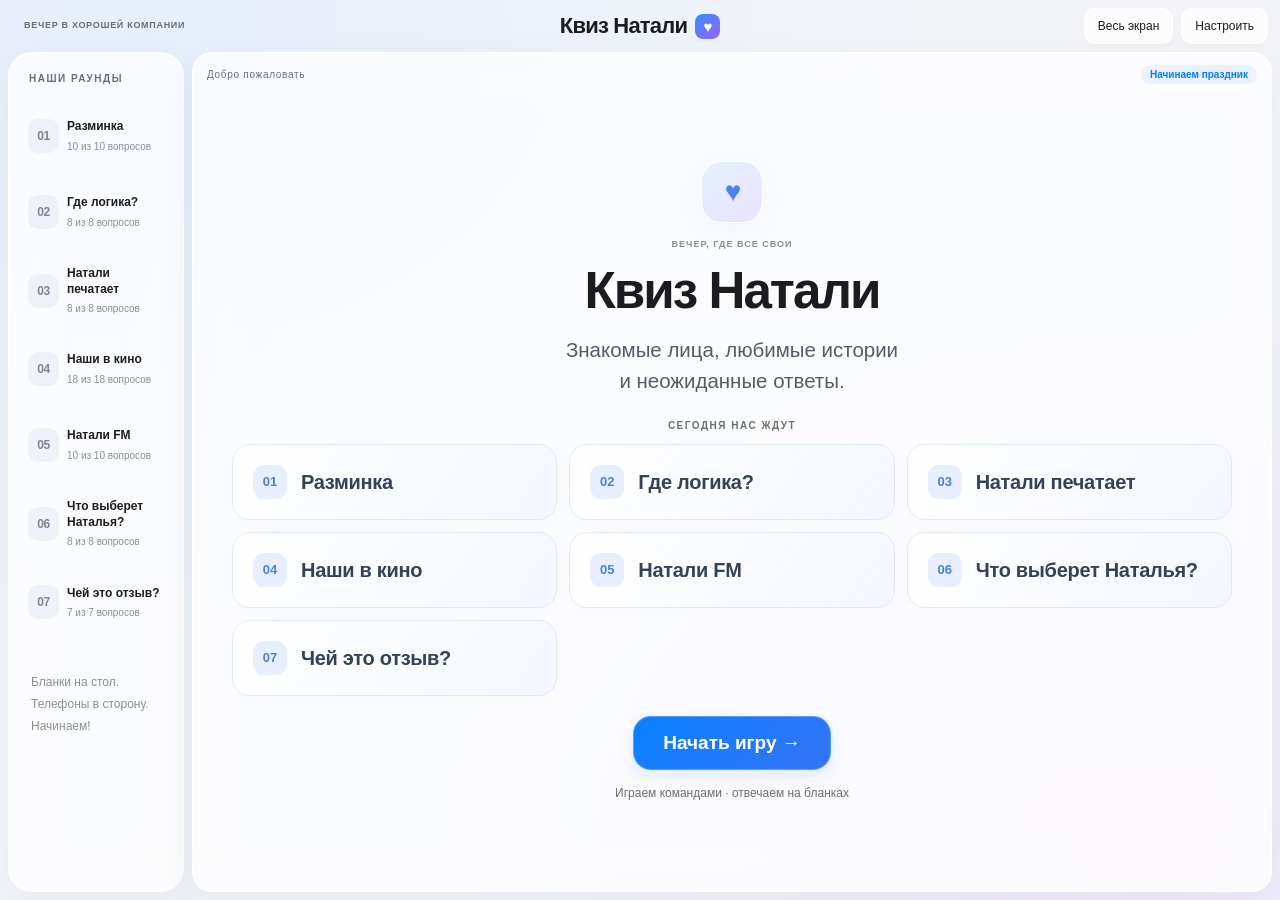
<file: web/index.html>
<!doctype html><html lang="ru"><head><meta charset="utf-8"><meta name="viewport" content="width=device-width,initial-scale=1"><title>Квиз Натали</title><link rel="stylesheet" href="style.css"></head><body>
<header><div class="brand">ВЕЧЕР В ХОРОШЕЙ КОМПАНИИ</div><h1>Квиз Натали<span>♥</span></h1><div class="tools"><button id="home">На главную</button><button id="focus" title="Максимальная площадь изображения для проектора">Весь экран</button><button id="settings">Настроить</button></div></header>
<div class="layout"><aside class="rounds"><p class="eyebrow">НАШИ РАУНДЫ</p><nav id="roundnav"></nav><div class="side-note">Бланки на стол.<br>Телефоны в сторону.<br>Начинаем!</div></aside><main><div class="status"><span id="roundlabel"></span><span id="phasebadge"></span></div><section id="stage" aria-live="polite"></section><footer><button id="back">← Назад</button><div class="footer-meta"><span id="counter"></span><div id="footer-timer"></div><button id="review" class="review-link">Разбор ответов</button><select id="reviewjump" aria-label="Вопрос для разбора" hidden></select></div><button class="primary" id="next">Начать раунд →</button></footer></main></div>
<dialog id="editor"><div class="dialog-head"><div><span class="eyebrow">ПОДГОТОВКА ВЕЧЕРА</span><h2>Материалы и вопросы</h2></div><button id="closeeditor">Закрыть ×</button></div><p class="muted">Настройки видны на общем экране. Откройте их до начала показа. Изменения сохраняются в этом браузере.</p><div class="edit-toolbar"><button id="export">Скачать настройки</button><label class="filebtn">Загрузить настройки<input type="file" id="import" accept="application/json"></label><button id="restart">На главную раунда</button></div><select id="editround" aria-label="Выберите раунд"></select><div id="editlist"></div><p class="muted">Аудио загружается отдельно и хранится на этом устройстве. Настройки JSON не включают аудиофайлы.</p></dialog>
<script src="data.js"></script><script src="app.js"></script></body></html>
</file>
<file: web/style.css>
:root{color-scheme:light;--ink:#1c1c1e;--muted:#6b6d76;--accent:#087bff;--line:rgba(30,45,75,.08);--glass:rgba(255,255,255,.72);--shadow:0 12px 42px rgba(40,60,100,.055),inset 0 1px 0 #fff;--font:-apple-system,BlinkMacSystemFont,"Segoe UI",Arial,sans-serif}*{box-sizing:border-box}body{margin:0;color:var(--ink);font-family:var(--font);-webkit-font-smoothing:antialiased;background:radial-gradient(ellipse at 12% 4%,#dceaff88,transparent 48%),radial-gradient(ellipse at 90% 95%,#ece0ff88,transparent 45%),#f2f4f8;min-height:100dvh}button,input,select,textarea{font:inherit}button,.filebtn{border:1px solid rgba(255,255,255,.85);border-radius:13px;padding:12px 17px;background:rgba(255,255,255,.75);color:var(--ink);cursor:pointer;box-shadow:0 2px 8px #24365b07;transition:background .18s,box-shadow .18s,transform .18s}button:hover,.filebtn:hover{background:#fff;box-shadow:0 4px 12px #24365b15}button:active{transform:scale(.98)}button:focus-visible,select:focus-visible,input:focus-visible,textarea:focus-visible{outline:3px solid #087bff77;outline-offset:3px}button:disabled{opacity:.4;cursor:default}header{height:80px;margin:0 20px;position:relative;display:flex;align-items:center;justify-content:center}h1{font-size:25px;letter-spacing:-.8px;font-weight:650;margin:0}h1 span{display:inline-grid;place-items:center;margin-left:8px;width:25px;height:25px;font-size:15px;color:#fff;border-radius:8px;background:linear-gradient(145deg,#338dff,#9864fc);vertical-align:middle}.brand{position:absolute;left:12px;font-size:11px;letter-spacing:.7px;font-weight:600;color:var(--muted);max-width:200px;line-height:1.5}.tools{position:absolute;right:0;display:flex;gap:8px}.tools button{font-size:12px;padding:10px 13px;border-radius:11px}.layout{display:grid;grid-template-columns:212px minmax(0,1fr) 184px;gap:14px;padding:0 20px 20px;height:calc(100dvh - 80px);min-height:610px}aside,main{background:var(--glass);border:1px solid #ffffffdb;border-radius:24px;box-shadow:var(--shadow);backdrop-filter:blur(24px) saturate(1.3);-webkit-backdrop-filter:blur(24px) saturate(1.3)}aside{padding:25px 15px;overflow:auto;scrollbar-width:thin}.eyebrow{font-size:10px;letter-spacing:1.5px;font-weight:650;color:var(--muted);margin:0 0 18px}.rounds>.eyebrow,.answers>.eyebrow{padding:0 10px}nav{display:flex;flex-direction:column;gap:8px}nav button{display:flex;align-items:center;gap:11px;text-align:left;padding:13px 10px;min-height:68px;background:transparent;border:1px solid transparent;box-shadow:none;border-radius:16px}nav button:hover{background:#ffffffb8;box-shadow:none}nav button.active{background:#fff;box-shadow:0 4px 16px #365b9e0d;border-color:#e1e9f6}nav .num{display:grid;place-items:center;flex-shrink:0;width:31px;height:34px;font-size:12px;font-weight:650;letter-spacing:-.4px;color:#7d8593;background:#e9edf4a6;border-radius:10px}nav .active .num{background:linear-gradient(145deg,#2086ff,#5276fb);color:white;box-shadow:0 3px 10px #087bff33}nav .name{font-size:13px;font-weight:550;line-height:1.3}nav small{display:block;font-size:10px;font-weight:400;color:#8a8d96;margin-top:5px}.side-note{font-size:12px;line-height:1.8;color:#8a8d96;margin:36px 12px 0}.muted{font-size:12px;line-height:1.65;color:var(--muted)}main{padding:22px 28px 18px;display:flex;flex-direction:column;min-width:0;overflow:auto;scrollbar-width:thin}.status{display:flex;align-items:center;justify-content:space-between;gap:12px;flex-shrink:0;font-size:10px;letter-spacing:.7px;color:var(--muted)}#phasebadge{padding:6px 10px;border-radius:20px;background:#eaf2ff;color:#087bff;font-weight:600;letter-spacing:0}#stage{flex:1;min-height:0;display:flex;flex-direction:column;align-items:center;justify-content:center;padding:20px 0;text-align:center;gap:0}#stage>.eyebrow{margin:0 0 16px;color:#8a8d96;font-size:10px}.hero-number{display:grid;place-items:center;width:88px;height:88px;background:linear-gradient(145deg,#e3f0ff,#eae3ff);border:1px solid #fff;border-radius:27px;color:#4982ee;font-size:36px;font-weight:600;letter-spacing:-2px;box-shadow:0 8px 28px #5484df10;margin:0 0 26px}#stage .hero-number+.eyebrow{font-size:9px;letter-spacing:1px;color:#8a8d96}h2{font:650 clamp(28px,3vw,43px)/1.18 var(--font);letter-spacing:-1.2px;margin:0 0 20px}.intro{max-width:650px;font-size:clamp(17px,1.55vw,23px);line-height:1.55;color:#565b66;margin:0 0 22px}.pill{display:inline-block;border:1px solid #dce8fb;background:#eef5ff;color:#4f79b3;border-radius:30px;padding:9px 15px;font-size:11px}.question{font-size:clamp(23px,2.15vw,32px);font-weight:600;letter-spacing:-.6px;line-height:1.3;max-width:900px;margin:0 0 22px;white-space:normal}.chat-context{width:100%;max-width:800px;text-align:left;background:linear-gradient(130deg,#f2f7ff,#f5f2fc);border:1px solid #e8edf6;border-radius:19px;padding:18px 22px;margin:0 0 20px;color:#3d4555;font-size:clamp(19px,1.65vw,25px);line-height:1.45;letter-spacing:-.25px}.chat-context p{margin:0 0 10px}.chat-context p:last-child{margin:0}.chat-prompt{font-size:clamp(22px,1.9vw,29px);margin-bottom:18px}.choices{width:100%;display:grid;grid-template-columns:1fr 1fr;gap:12px;margin:0}.choice{display:flex;align-items:center;gap:13px;min-height:82px;padding:17px 18px;border:1px solid #e6ebf3;border-radius:17px;background:#ffffffdc;text-align:left;font-size:clamp(18px,1.45vw,23px);line-height:1.35;letter-spacing:-.25px;box-shadow:0 3px 12px #445e8d03}.choice b{flex-shrink:0;display:grid;place-items:center;width:33px;height:33px;font-size:14px;font-weight:600;border-radius:11px;background:#f0f3f8;color:#7d8797}.choice.correct{background:#e9f8f0;border-color:#6fc898;box-shadow:0 0 0 1px #6fc898}.choice.correct b{background:#20a66a;color:#fff}.media{display:block;width:auto;height:auto;max-width:100%;max-height:calc(100dvh - 310px);object-fit:contain;border-radius:17px;background:transparent;box-shadow:0 6px 20px #1a32500d}.timer{display:inline-flex;align-items:center;gap:8px;flex-shrink:0;background:#eff4fc;color:#66758e;font-size:12px;font-variant-numeric:tabular-nums;margin-top:16px;padding:10px 16px;border:1px solid #e3eaf7;border-radius:25px;box-shadow:none}.primary,.reveal{color:#fff;background:linear-gradient(135deg,#0981ff,#3473f6);border-color:#ffffff42;box-shadow:0 5px 15px #087bff24}.primary:hover,.reveal:hover{color:#fff;background:#0875ef;box-shadow:0 5px 15px #087bff35}.reveal{font-size:15px;padding:14px 23px;margin-top:18px;border-radius:15px}.answerbox{width:100%;background:linear-gradient(120deg,#ebf8f0,#eff7ff);border:1px solid #d6e9de;border-radius:16px;padding:16px 22px;margin-top:16px}.answerbox strong{display:block;font-size:24px;font-weight:600;letter-spacing:-.4px;color:#16864f}.answerbox p{font-size:16px;line-height:1.45;color:#52675a;white-space:pre-line;margin:9px 0 0}.switch{display:flex;gap:7px;margin-top:12px;background:#e7ebf3b0;padding:4px;border-radius:13px}.switch button{font-size:11px;padding:8px 14px;border:0;border-radius:9px}.live-select{display:flex;align-items:center;gap:9px;margin-top:13px;font-size:12px;color:var(--muted)}.live-select button{padding:8px 14px;border-radius:10px;font-size:13px}footer{flex-shrink:0;display:flex;align-items:center;justify-content:space-between;gap:12px;padding-top:16px;border-top:1px solid var(--line);min-height:61px}footer button{font-size:13px;padding:12px 17px}#back{background:#eef1f6;color:#656d7c;border-color:transparent;box-shadow:none}#counter{font-size:12px;font-weight:550;color:#9a9eaa;font-variant-numeric:tabular-nums}#answergrid{display:grid;grid-template-columns:repeat(4,1fr);gap:7px;margin:22px 0}#answergrid button{display:grid;place-items:center;font-size:12px;padding:0;height:33px;border-radius:10px;border:1px solid #e5eaf3;box-shadow:none;background:#ffffffad}#answergrid button.active{color:#fff;background:#087bff;border-color:transparent;box-shadow:0 3px 8px #087bff22}.outline{width:100%;font-size:11px;padding:12px 5px;border-color:#dce7fa;background:#edf4ff;color:#4272b4;box-shadow:none}.keys{font-size:10px;line-height:2.2;color:#9a9eaa;margin:32px 8px 0}.keys b{font-weight:500;color:#697080}.answers>.muted{padding:0 8px}.hint{font-size:12px;line-height:1.6;color:var(--muted);margin:14px 0 0}.notice{background:#eff4fc;border:1px solid #e0e9f7;border-radius:15px;padding:17px;font-size:13px;line-height:1.6;margin-top:15px;color:#5c6c85}.musicdisc{display:grid;place-items:center;width:155px;height:155px;margin:18px;border-radius:50%;background:repeating-radial-gradient(#343e53 0,#343e53 2px,#4c5872 3px,#2e374b 4px);box-shadow:0 12px 30px #22314822}.musicdisc span{display:grid;place-items:center;width:65px;height:65px;background:linear-gradient(140deg,#2488ff,#9c73ff);color:#fff;font-size:28px;border-radius:50%;border:10px solid #ffffff22}audio{width:min(450px,100%)}dialog{background:#f7f9fdeb;backdrop-filter:blur(35px);-webkit-backdrop-filter:blur(35px);border:1px solid #fff;border-radius:25px;width:min(1000px,94vw);max-height:90dvh;padding:28px;box-shadow:0 25px 100px #1f365044;color:var(--ink)}dialog::backdrop{background:#1e345344;backdrop-filter:blur(6px)}.dialog-head{display:flex;align-items:center;justify-content:space-between;gap:10px}.dialog-head h2{font-size:28px;margin:8px 0}.dialog-head .eyebrow{margin:0}.edit-toolbar{display:flex;flex-wrap:wrap;gap:8px;margin:20px 0}.filebtn input{display:none}.filebtn{font-size:13px;display:inline-flex;align-items:center}.edit-toolbar button{font-size:13px}select{width:100%;padding:13px;border:1px solid #dce4f0;border-radius:12px;background:#fff;color:var(--ink)}.editcard{padding:20px 0;border-bottom:1px solid #e1e7f0}.editcard h3{font-size:16px;font-weight:600;margin:8px 0}.editcard label{display:block;font-size:12px;color:var(--muted);margin:12px 0}.editcard .fields{display:grid;grid-template-columns:1fr 1fr;gap:15px}textarea,input[type=text]{display:block;width:100%;border:1px solid #dce4f0;border-radius:12px;background:#fff;color:var(--ink);padding:12px;font-size:15px;line-height:1.5;margin-top:6px}textarea{min-height:86px;resize:vertical}body[data-phase=review] .media{max-height:calc(100dvh - 410px)}body[data-phase=review] .question{font-size:25px;margin-bottom:16px}body[data-phase=review] .chat-context{font-size:19px;padding:14px 18px;margin-bottom:14px}body[data-phase=review] .choices .choice{font-size:18px;padding:13px 15px;min-height:66px}body[data-phase=review] .answerbox strong{font-size:22px}body[data-phase=review] #stage{padding:16px 0}body.focus .layout{grid-template-columns:minmax(0,1fr);padding-left:4vw;padding-right:4vw}body.focus aside{display:none}body.focus .brand{display:none}body.focus main{padding-left:5vw;padding-right:5vw}body.focus #stage .question{max-width:1100px}body.focus .media{max-height:calc(100dvh - 300px)}body.focus[data-phase=review] .media{max-height:calc(100dvh - 410px)}
@media(max-width:1150px){.layout{grid-template-columns:180px minmax(0,1fr) 155px;gap:10px;padding:0 12px 12px}main{padding:18px 22px 14px}aside{padding:22px 11px}nav button{gap:8px;padding:12px 8px}nav .name{font-size:12px}.brand{font-size:9px;max-width:140px}.question{font-size:25px}.choice{font-size:18px;padding:15px;gap:10px}.chat-context{font-size:20px}.keys{margin-top:24px}.side-note{font-size:11px;margin-top:25px}#answergrid{gap:5px}}
@media(max-height:800px) and (min-width:761px){header{height:66px}.layout{height:calc(100dvh - 66px);min-height:530px}main{padding-top:16px}aside{padding-top:20px}#stage{padding:14px 0}#stage>.eyebrow{margin-bottom:12px}.hero-number{width:70px;height:70px;font-size:29px;border-radius:22px;margin-bottom:20px}.intro{font-size:18px;max-width:600px}.question{font-size:26px;margin-bottom:18px}.chat-context{font-size:20px;line-height:1.4;padding:15px 18px;margin-bottom:16px}.chat-prompt{font-size:23px;margin-bottom:16px}.choice{font-size:18px;min-height:70px;padding:13px 15px}.timer{margin-top:12px;padding:8px 14px}.media{max-height:calc(100dvh - 270px)}body[data-phase=review] .media{max-height:calc(100dvh - 370px)}body[data-phase=review] .chat-context{font-size:18px;line-height:1.35;margin-bottom:12px}body[data-phase=review] .choices .choice{font-size:17px;min-height:60px;padding:11px 13px}.answerbox{margin-top:12px;padding:12px 16px}.answerbox p{font-size:14px;line-height:1.35;margin-top:6px}body[data-phase=review] .question{font-size:22px;margin-bottom:12px}footer{padding-top:12px;min-height:54px}.reveal{margin-top:14px;padding:11px 20px}.side-note{margin-top:20px}.keys{margin-top:22px}nav button{min-height:60px}h2{font-size:34px}}
@media(max-width:760px){header{height:72px;justify-content:flex-start;margin:0 16px}h1{font-size:21px}.brand{display:none}.tools button{font-size:10px;padding:9px}.tools{right:0;gap:5px}.layout{display:block;height:auto;min-height:calc(100dvh - 72px);padding:0 10px 10px}.rounds,.answers{display:none}main{min-height:calc(100dvh - 82px);padding:18px;border-radius:22px}.status{font-size:9px}#stage{padding:24px 0;min-height:420px}.question{font-size:24px}.chat-context{font-size:18px;padding:16px}.chat-prompt{font-size:22px}.choices{gap:9px}.choice{font-size:16px;padding:13px 10px;gap:8px;min-height:90px;align-items:flex-start}.choice b{width:25px;height:25px;font-size:12px;border-radius:8px}.media{max-height:55dvh}footer button{font-size:11px;padding:12px}footer{gap:8px}.intro{font-size:18px}.editcard .fields{grid-template-columns:1fr}.dialog-head h2{font-size:23px}dialog{padding:22px}.answerbox strong{font-size:20px}body[data-phase=review] .choices .choice{font-size:16px;padding:12px 10px}body.focus .layout{padding:0 10px 10px}body.focus main{padding:18px}}
@media(prefers-reduced-motion:reduce){*{transition:none!important;scroll-behavior:auto!important}}
/* Two columns: rounds and the shared presentation area. */
.layout{grid-template-columns:212px minmax(0,1fr)}
main{display:grid;grid-template-rows:auto minmax(0,1fr) auto;overflow:hidden}
#stage{overflow:auto;overscroll-behavior:contain;justify-content:safe center;container-type:size;scrollbar-width:thin}
.media{flex-shrink:1;min-height:0;max-height:calc(100cqh - 160px)}
body[data-phase=review] .media{max-height:calc(100cqh - 285px)}
body.focus .media{max-height:calc(100cqh - 160px)}
body.focus[data-phase=review] .media{max-height:calc(100cqh - 285px)}
footer{position:relative;isolation:isolate;min-width:0;flex-wrap:nowrap}
.footer-meta{display:flex;align-items:center;justify-content:center;gap:18px;min-width:0}
.review-link{font-size:12px;padding:9px 13px;background:#edf4ff;color:#4775b7;border-color:#dfe9fa;box-shadow:none;white-space:nowrap}
#reviewjump{width:auto;font-size:12px;padding:9px 12px;border-radius:10px;background:#f4f7fc;color:#64748d;max-width:175px}
[hidden]{display:none!important}
@media(max-width:1150px){.layout{grid-template-columns:180px minmax(0,1fr)}}
@media(max-width:760px){.layout{display:block}main{height:calc(100dvh - 82px);min-height:510px}#stage{min-height:0}.footer-meta{gap:7px}.review-link{font-size:10px;padding:8px}footer{gap:6px}footer button{font-size:10px;padding:10px}#reviewjump{font-size:10px;max-width:125px}.media{max-height:calc(100cqh - 170px)}}
/* Projection layout: give the image the remaining space instead of a fixed height limit. */
header{height:52px;margin:0 12px}h1{font-size:22px}.layout{height:calc(100dvh - 52px);min-height:480px;grid-template-columns:176px minmax(0,1fr);padding:0 8px 8px;gap:8px}aside{padding:20px 10px}nav button{gap:8px;padding:11px 8px}nav .name{font-size:12px}main{padding:12px 14px 10px;border-radius:20px}.status{font-size:10px}#phasebadge{padding:4px 9px}footer{min-height:48px;padding-top:9px}footer button{padding:10px 14px}.footer-meta{gap:14px}#footer-timer:empty{display:none}#footer-timer .timer{margin:0;padding:8px 12px;white-space:nowrap}
body.image-slide #stage{display:flex;flex-direction:column;justify-content:flex-start;overflow:hidden;container-type:normal;padding:8px 0;gap:0}
body.image-slide #stage>.eyebrow{display:none}
body.image-slide #stage>.question,body.image-slide[data-phase=review] #stage>.question{font-size:22px;line-height:1.2;letter-spacing:-.4px;margin:0 0 10px;max-width:100%;flex-shrink:0}
.media-wrap{display:flex;align-items:center;justify-content:center;flex:1 1 0;min-height:0;min-width:0;width:100%;overflow:hidden}
body.image-slide .media-wrap .media,body.image-slide[data-phase=review] .media-wrap .media,body.focus.image-slide .media-wrap .media{display:block;width:100%;height:100%;max-height:100%;max-width:100%;min-height:0;object-fit:contain;background:none;box-shadow:none;border-radius:10px;flex:none}
body.image-slide #stage>.answerbox{flex-shrink:0;margin-top:10px;padding:10px 16px}
body.image-slide #stage>.switch,body.image-slide #stage>.reveal{flex-shrink:0;margin-top:9px}
body.focus header{height:42px;margin:0 10px}body.focus header h1{font-size:18px}body.focus .tools button{padding:6px 10px;font-size:11px}body.focus .layout{height:calc(100dvh - 42px);padding:0 4px 4px;gap:0;grid-template-columns:minmax(0,1fr)}body.focus main{padding:6px 8px;border-radius:14px}body.focus .status{font-size:10px}body.focus footer{min-height:44px;padding-top:6px}body.focus.image-slide #stage{padding:5px 0}body.focus.image-slide #stage>.question{font-size:21px;margin-bottom:6px}
@media(max-width:760px){.layout{display:block;min-height:calc(100dvh - 52px)}main{height:calc(100dvh - 60px);min-height:440px}.brand{display:none}h1{font-size:18px}.tools button{font-size:9px;padding:7px}.footer-meta{gap:6px}#footer-timer .timer{font-size:10px;padding:6px 8px}.footer-meta:has(#timer) .review-link{display:none}footer button{font-size:10px;padding:9px}body.image-slide #stage>.question{font-size:20px}}
.media-wrap[data-rotation]{position:relative}
body.image-slide .media-wrap[data-rotation] .media{position:absolute;left:50%;top:50%;max-width:none;max-height:none;object-fit:fill;transform-origin:center;flex:none}
body[data-phase=home] footer{display:none}body[data-phase=home] #stage{padding:30px 20px}body[data-phase=home] #stage h2{font-size:clamp(38px,5vw,66px);letter-spacing:-2px;margin-bottom:20px}body[data-phase=home] #stage .intro{font-size:clamp(19px,2vw,27px);line-height:1.5}.start-game{font-size:20px;font-weight:550;padding:18px 32px;border-radius:18px;margin:8px 0 12px}body[data-phase=home] #home{visibility:hidden;pointer-events:none}header .brand{max-width:170px;font-size:9px}@media(max-width:760px){header h1{font-size:16px}.tools{gap:4px}.tools button{font-size:9px;padding:7px 8px}body[data-phase=home] #stage h2{font-size:40px}.start-game{font-size:18px;padding:16px 26px}}
.tonight{width:min(100%,1000px);margin:6px 0 20px;flex-shrink:0}.tonight>.eyebrow{margin:0 0 13px;font-size:10px;letter-spacing:1.5px}.tonight-grid{display:grid;grid-template-columns:repeat(3,minmax(0,1fr));gap:12px}.tonight-card{display:flex;align-items:center;gap:14px;min-height:76px;padding:18px 20px;border:1px solid #e0e8f6;border-radius:18px;background:linear-gradient(125deg,#ffffffed,#edf3ff99);text-align:left;font-size:20px;font-weight:550;line-height:1.3;letter-spacing:-.3px;color:#344158;box-shadow:0 4px 15px #486eb006;cursor:default}.tonight-number{display:grid;place-items:center;flex-shrink:0;width:34px;height:34px;border-radius:11px;background:#e7efff;color:#4e80d9;font-size:13px;font-weight:600;letter-spacing:0}body[data-phase=home] #stage{padding:18px 20px}body[data-phase=home] .hero-number{width:62px;height:62px;font-size:28px;border-radius:21px;margin-bottom:16px}body[data-phase=home] #stage h2{font-size:clamp(36px,4vw,55px);margin-bottom:13px}body[data-phase=home] #stage .intro{font-size:clamp(18px,1.6vw,23px);margin-bottom:18px}body[data-phase=home] #stage>.eyebrow{margin-bottom:12px}body[data-phase=home] .start-game{margin:0;padding:15px 29px;font-size:19px}
@media(max-height:800px){body[data-phase=home] .hero-number{width:48px;height:48px;font-size:23px;border-radius:16px;margin-bottom:12px}body[data-phase=home] #stage h2{font-size:39px;margin-bottom:10px}body[data-phase=home] #stage .intro{font-size:18px;line-height:1.4;margin-bottom:12px}.tonight-card{min-height:60px;padding:12px 15px;font-size:17px}.tonight-grid{gap:9px}.tonight{margin:4px 0 16px}body[data-phase=home] #stage{padding:12px 16px}}
@media(max-width:950px){.tonight-grid{grid-template-columns:repeat(2,minmax(0,1fr))}.tonight-card{font-size:17px;min-height:64px;padding:12px 14px}.tonight{max-width:700px}}@media(max-width:500px){.tonight-card{gap:8px;font-size:14px;padding:10px;min-height:62px;border-radius:13px}.tonight-number{width:25px;height:28px;font-size:11px;border-radius:8px}body[data-phase=home] #stage{justify-content:safe center}body[data-phase=home] #stage .intro{font-size:17px}.tonight{margin-bottom:15px}}

.photo-pairs{display:grid;grid-template-columns:repeat(2,minmax(0,1fr));gap:18px;align-items:stretch;padding:4px}.photo-pair{margin:0;min-width:0;min-height:0;display:flex;flex-direction:column;align-items:center;gap:8px;border:2px solid transparent;border-radius:14px;padding:5px}.photo-pair figcaption{font-size:24px;font-weight:650;line-height:1.2;color:#344158;flex-shrink:0}.photo-pair img{display:block;width:100%;flex:1 1 0;min-height:0;object-fit:contain;border-radius:10px}.photo-pair.pair-correct{border-color:#39a770;background:#e7f8ed}.photo-pair.pair-correct figcaption{color:#217b4b}

.review-prompt{font-size:clamp(22px,2.1vw,32px);line-height:1.4;max-width:1100px;margin:0 auto 22px;color:var(--ink);font-weight:450;text-wrap:pretty;flex-shrink:0}body[data-round=reviews] .question{margin-bottom:16px}body[data-round=reviews] .musicdisc{flex-shrink:0;margin-top:0}@media(max-height:800px){body[data-round=reviews] .musicdisc{width:130px;height:130px;margin-bottom:14px}.review-prompt{font-size:23px;margin-bottom:16px}body[data-round=reviews] #stage{padding:12px 0}}
</file>
